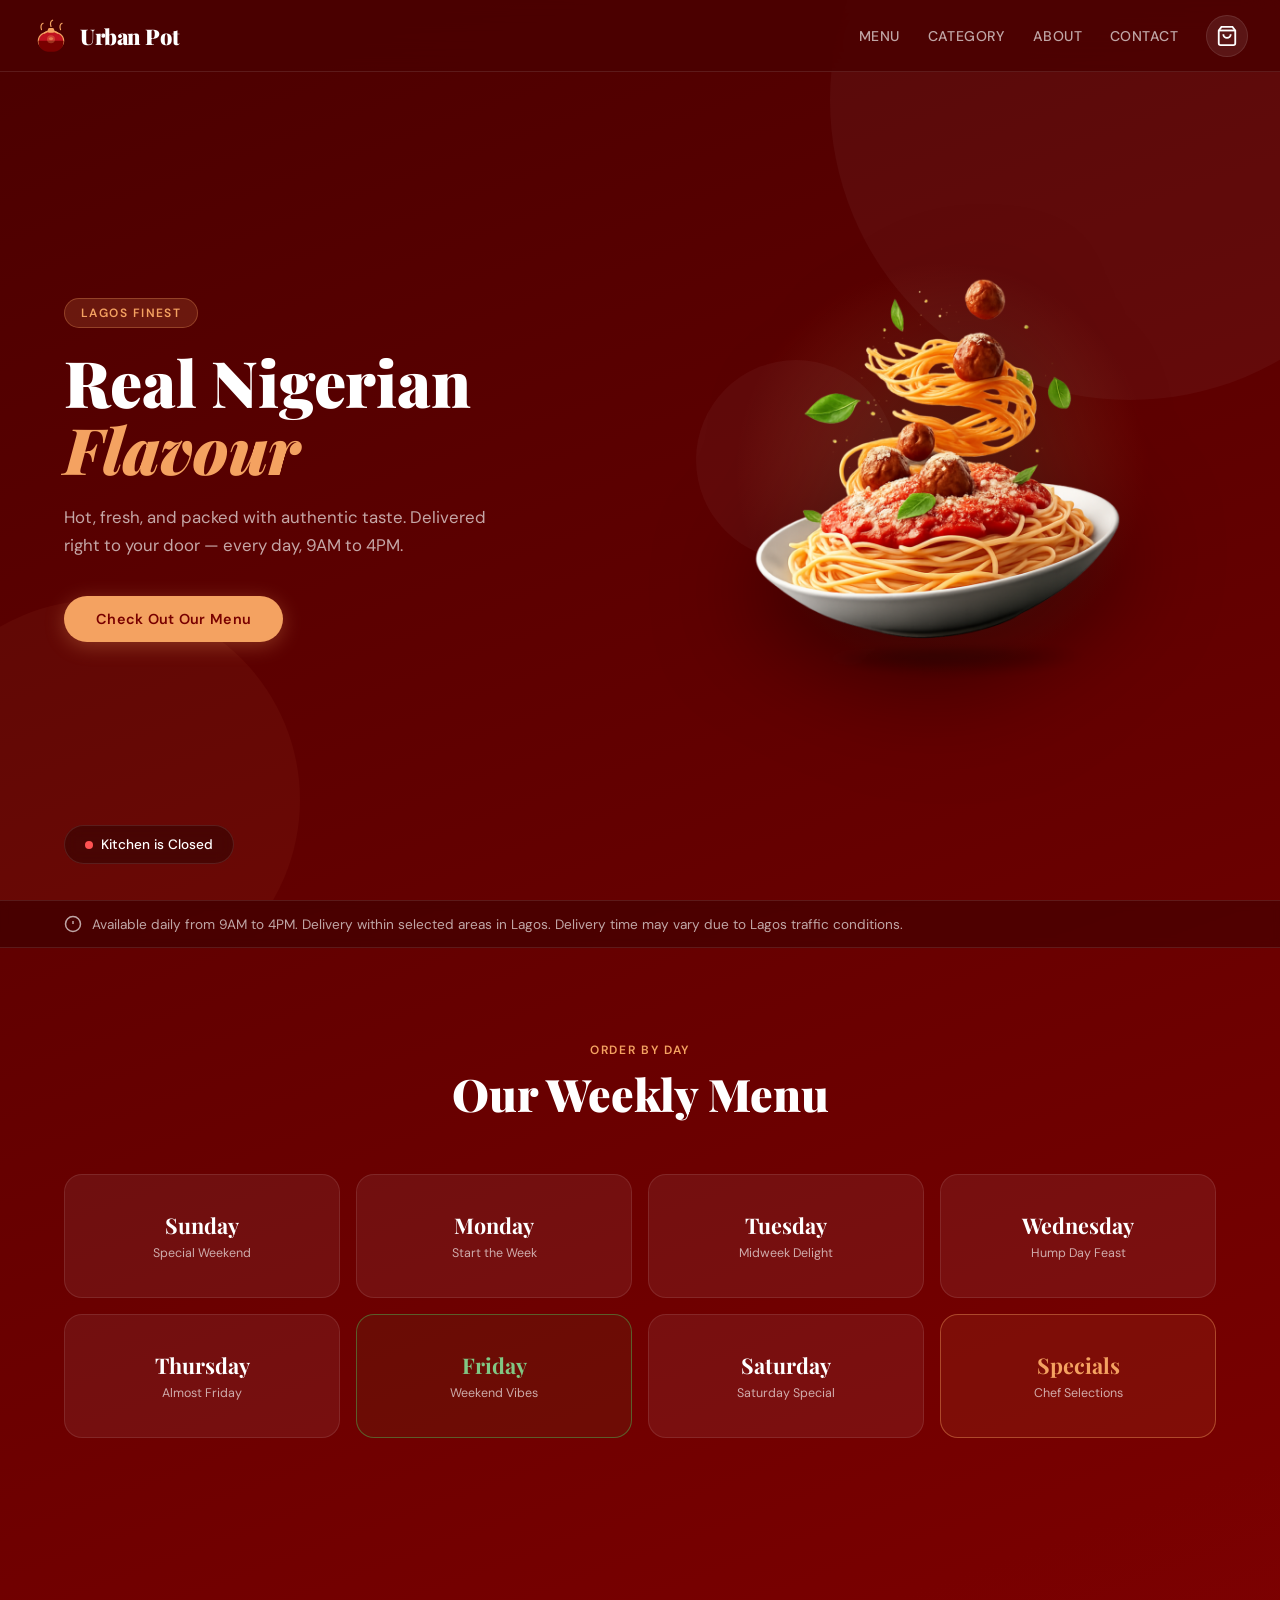
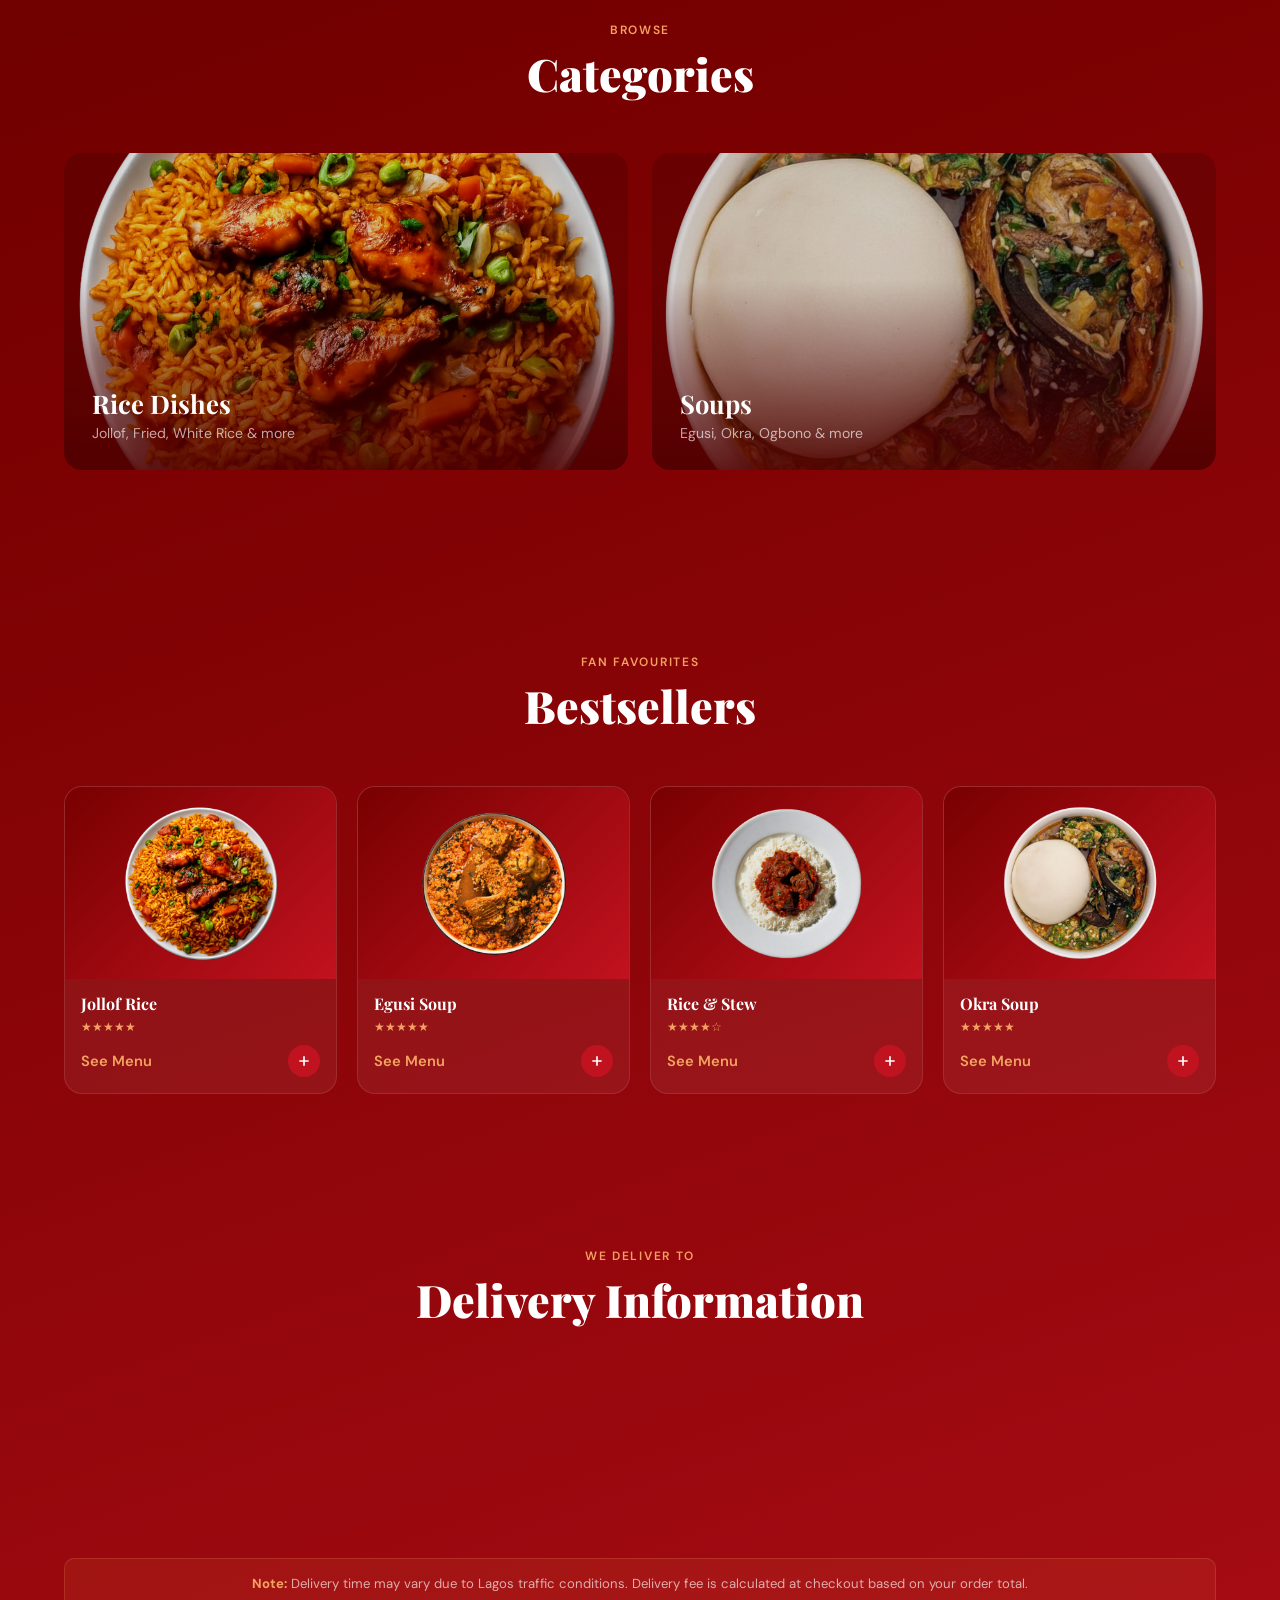
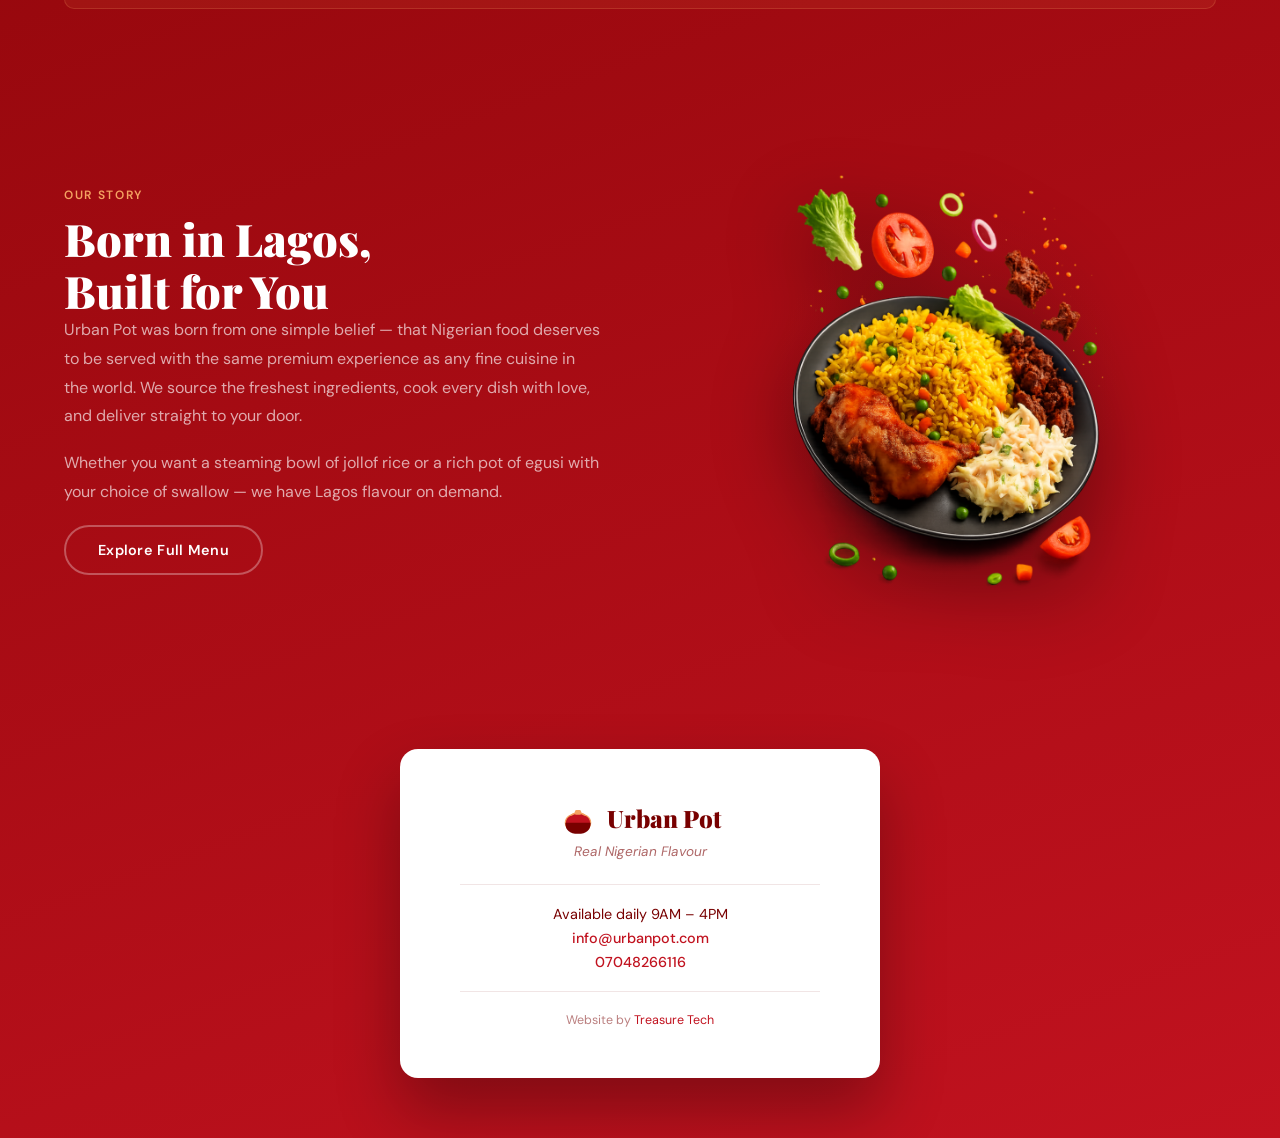
<file: index.html>
<!DOCTYPE html>
<html lang="en">
<head>
  <meta charset="UTF-8"/>
  <meta name="viewport" content="width=device-width,initial-scale=1.0"/>
  <title>Urban Pot — Real Nigerian Flavour</title>
  <link rel="stylesheet" href="style.css"/>
  <link rel="preconnect" href="https://fonts.googleapis.com"/>
  <link rel="preconnect" href="https://fonts.gstatic.com" crossorigin/>
  <link href="https://fonts.googleapis.com/css2?family=Playfair+Display:ital,wght@0,700;0,900;1,700&family=DM+Sans:wght@300;400;500;600&display=swap" rel="stylesheet"/>
</head>
<body>

<!-- NAVBAR -->
<nav class="navbar" id="navbar">
  <a href="index.html" class="logo">
    <svg class="logo-icon" viewBox="0 0 48 48" fill="none">
      <ellipse cx="24" cy="30" rx="16" ry="12" fill="#C1121F" stroke="#F4A261" stroke-width="1.5"/>
      <path d="M8 30 Q8 44 24 44 Q40 44 40 30" fill="#780000"/>
      <rect x="20" y="14" width="8" height="6" rx="2" fill="#F4A261"/>
      <path d="M16 20 Q24 14 32 20" stroke="#F4A261" stroke-width="2" fill="none" stroke-linecap="round"/>
      <circle cx="24" cy="28" r="5" fill="#F4A261" opacity="0.3"/>
      <path d="M21 27 Q24 24 27 27 Q24 32 21 27Z" fill="#F4A261" opacity="0.6"/>
      <path d="M12 16 Q10 10 14 8" stroke="#F4A261" stroke-width="1.5" fill="none" stroke-linecap="round"/>
      <path d="M24 12 Q22 6 26 4" stroke="#F4A261" stroke-width="1.5" fill="none" stroke-linecap="round"/>
      <path d="M36 16 Q34 10 38 8" stroke="#F4A261" stroke-width="1.5" fill="none" stroke-linecap="round"/>
    </svg>
    <span class="logo-text">Urban Pot</span>
  </a>
  <button class="nav-toggle" id="navToggle" aria-label="Toggle menu" aria-expanded="false">
    <span></span><span></span><span></span>
  </button>
  <ul class="nav-links" id="navLinks">
    <li><a href="#menu-grid">Menu</a></li>
    <li><a href="#category">Category</a></li>
    <li><a href="#about">About</a></li>
    <li><a href="#footer">Contact</a></li>
    <li>
      <button class="cart-btn" id="cartBtn" aria-label="Open cart">
        <svg width="22" height="22" viewBox="0 0 24 24" fill="none" stroke="currentColor" stroke-width="2">
          <path d="M6 2L3 6v14a2 2 0 002 2h14a2 2 0 002-2V6l-3-4z"/>
          <line x1="3" y1="6" x2="21" y2="6"/>
          <path d="M16 10a4 4 0 01-8 0"/>
        </svg>
        <span class="cart-count" id="cartCount">0</span>
      </button>
    </li>
  </ul>
</nav>

<!-- HERO -->
<section class="hero" id="home">
  <div class="hero-bg-circles">
    <div class="circle c1"></div><div class="circle c2"></div><div class="circle c3"></div>
  </div>
  <div class="hero-content">
    <div class="hero-text">
      <div class="hero-badge">Lagos Finest</div>
      <h1 class="hero-title">Real Nigerian<br/><em>Flavour</em></h1>
      <p class="hero-desc">Hot, fresh, and packed with authentic taste. Delivered right to your door — every day, 9AM to 4PM.</p>
      <a href="#menu-grid" class="btn btn-primary">Check Out Our Menu</a>
    </div>
    <div class="hero-image-wrap">
      <div class="hero-glow"></div>
      <img src="assets/images/hero-bowl.png" alt="Urban Pot Signature Dish" class="hero-img"/>
    </div>
  </div>
  <div class="kitchen-status" id="kitchenStatus">
    <span class="status-dot"></span><span class="status-text">Loading...</span>
  </div>
</section>

<!-- DELIVERY NOTICE -->
<div class="delivery-notice">
  <svg width="18" height="18" viewBox="0 0 24 24" fill="none" stroke="currentColor" stroke-width="2"><circle cx="12" cy="12" r="10"/><line x1="12" y1="8" x2="12" y2="12"/><line x1="12" y1="16" x2="12.01" y2="16"/></svg>
  Available daily from 9AM to 4PM. Delivery within selected areas in Lagos.
  Delivery time may vary due to Lagos traffic conditions.
</div>

<!-- MENU GRID -->
<section class="section" id="menu-grid">
  <div class="section-header">
    <span class="section-label">Order by Day</span>
    <h2 class="section-title">Our Weekly Menu</h2>
  </div>
  <div class="days-grid" id="daysGrid">
    <a href="menu.html?day=sunday"    class="day-card" data-day="sunday">   <span class="day-name">Sunday</span>   <span class="day-sub">Special Weekend</span></a>
    <a href="menu.html?day=monday"    class="day-card" data-day="monday">   <span class="day-name">Monday</span>   <span class="day-sub">Start the Week</span></a>
    <a href="menu.html?day=tuesday"   class="day-card" data-day="tuesday">  <span class="day-name">Tuesday</span>  <span class="day-sub">Midweek Delight</span></a>
    <a href="menu.html?day=wednesday" class="day-card" data-day="wednesday"><span class="day-name">Wednesday</span><span class="day-sub">Hump Day Feast</span></a>
    <a href="menu.html?day=thursday"  class="day-card" data-day="thursday"> <span class="day-name">Thursday</span> <span class="day-sub">Almost Friday</span></a>
    <a href="menu.html?day=friday"    class="day-card" data-day="friday">   <span class="day-name">Friday</span>   <span class="day-sub">Weekend Vibes</span></a>
    <a href="menu.html?day=saturday"  class="day-card" data-day="saturday"> <span class="day-name">Saturday</span> <span class="day-sub">Saturday Special</span></a>
    <a href="menu.html?day=special"   class="day-card day-special" data-day="special"><span class="day-name">Specials</span><span class="day-sub">Chef Selections</span></a>
  </div>
</section>

<!-- CATEGORY -->
<section class="section" id="category">
  <div class="section-header">
    <span class="section-label">Browse</span>
    <h2 class="section-title">Categories</h2>
  </div>
  <div class="category-grid">
    <a href="menu.html?category=rice" class="category-card">
      <img data-src="assets/images/category-rice.png" alt="Rice Dishes" class="category-img lazy" src="[data-uri]"/>
      <div class="category-overlay"><h3>Rice Dishes</h3><p>Jollof, Fried, White Rice &amp; more</p></div>
    </a>
    <a href="menu.html?category=soup" class="category-card">
      <img data-src="assets/images/category-soup.png" alt="Soups" class="category-img lazy" src="[data-uri]"/>
      <div class="category-overlay"><h3>Soups</h3><p>Egusi, Okra, Ogbono &amp; more</p></div>
    </a>
  </div>
</section>

<!-- BESTSELLERS — loaded dynamically, deduplicated -->
<section class="section" id="bestsellers">
  <div class="section-header">
    <span class="section-label">Fan Favourites</span>
    <h2 class="section-title">Bestsellers</h2>
  </div>
  <div class="bestsellers-grid" id="bestsellersGrid">
    <!-- Static fallback cards while Supabase loads -->
    <div class="bs-card" onclick="window.location='product.html?name=Jollof Rice'">
      <div class="bs-img-wrap"><img data-src="assets/images/bestseller-jollof.png" alt="Jollof Rice" class="bs-img lazy" src="[data-uri]"/></div>
      <div class="bs-info"><h4>Jollof Rice</h4><div class="bs-stars">&#9733;&#9733;&#9733;&#9733;&#9733;</div><div class="bs-bottom"><span class="bs-price" id="bs-price-jollof">See Menu</span><button class="bs-add" onclick="event.stopPropagation();window.location='product.html?name=Jollof Rice'"><svg width="16" height="16" viewBox="0 0 24 24" fill="none" stroke="currentColor" stroke-width="2.5"><line x1="12" y1="5" x2="12" y2="19"/><line x1="5" y1="12" x2="19" y2="12"/></svg></button></div></div>
    </div>
    <div class="bs-card" onclick="window.location='product.html?name=Egusi Soup'">
      <div class="bs-img-wrap"><img data-src="assets/images/bestseller-egusi.png" alt="Egusi Soup" class="bs-img lazy" src="[data-uri]"/></div>
      <div class="bs-info"><h4>Egusi Soup</h4><div class="bs-stars">&#9733;&#9733;&#9733;&#9733;&#9733;</div><div class="bs-bottom"><span class="bs-price" id="bs-price-egusi">See Menu</span><button class="bs-add" onclick="event.stopPropagation();window.location='product.html?name=Egusi Soup'"><svg width="16" height="16" viewBox="0 0 24 24" fill="none" stroke="currentColor" stroke-width="2.5"><line x1="12" y1="5" x2="12" y2="19"/><line x1="5" y1="12" x2="19" y2="12"/></svg></button></div></div>
    </div>
    <div class="bs-card" onclick="window.location='product.html?name=Rice and Stew'">
      <div class="bs-img-wrap"><img data-src="assets/images/bestseller-rice-stew.png" alt="Rice and Stew" class="bs-img lazy" src="[data-uri]"/></div>
      <div class="bs-info"><h4>Rice &amp; Stew</h4><div class="bs-stars">&#9733;&#9733;&#9733;&#9733;&#9734;</div><div class="bs-bottom"><span class="bs-price" id="bs-price-stew">See Menu</span><button class="bs-add" onclick="event.stopPropagation();window.location='product.html?name=Rice and Stew'"><svg width="16" height="16" viewBox="0 0 24 24" fill="none" stroke="currentColor" stroke-width="2.5"><line x1="12" y1="5" x2="12" y2="19"/><line x1="5" y1="12" x2="19" y2="12"/></svg></button></div></div>
    </div>
    <div class="bs-card" onclick="window.location='product.html?name=Okra Soup'">
      <div class="bs-img-wrap"><img data-src="assets/images/bestseller-okra.png" alt="Okra Soup" class="bs-img lazy" src="[data-uri]"/></div>
      <div class="bs-info"><h4>Okra Soup</h4><div class="bs-stars">&#9733;&#9733;&#9733;&#9733;&#9733;</div><div class="bs-bottom"><span class="bs-price" id="bs-price-okra">See Menu</span><button class="bs-add" onclick="event.stopPropagation();window.location='product.html?name=Okra Soup'"><svg width="16" height="16" viewBox="0 0 24 24" fill="none" stroke="currentColor" stroke-width="2.5"><line x1="12" y1="5" x2="12" y2="19"/><line x1="5" y1="12" x2="19" y2="12"/></svg></button></div></div>
    </div>
  </div>
</section>

<!-- DELIVERY ZONES -->
<section class="delivery-zones" id="delivery">
  <div class="section-header">
    <span class="section-label">We Deliver To</span>
    <h2 class="section-title">Delivery Information</h2>
  </div>
  <div class="dz-grid">
    <div class="dz-zone dz-fast">
      <div class="dz-badge"><span class="dz-dot"></span> Fast Delivery</div>
      <div class="dz-time">30 – 45 Minutes</div>
      <div class="dz-areas">Victoria Island, Ikoyi, Lekki Phase 1, Oniru, Yaba, Surulere, Ebute Metta, Maryland</div>
    </div>
    <div class="dz-zone dz-std">
      <div class="dz-badge"><span class="dz-dot"></span> Standard Delivery</div>
      <div class="dz-time">45 – 90 Minutes</div>
      <div class="dz-areas">Ikeja, Ojota, Ketu, Ogudu, Magodo</div>
    </div>
    <div class="dz-zone dz-ext">
      <div class="dz-badge"><span class="dz-dot"></span> Extended Area</div>
      <div class="dz-time">May take longer</div>
      <div class="dz-areas">Ajah, Ikorodu, Alimosho, Ayobo</div>
    </div>
  </div>
  <div class="dz-note">
    <strong>Note:</strong> Delivery time may vary due to Lagos traffic conditions.
    Delivery fee is calculated at checkout based on your order total.
  </div>
</section>

<!-- ABOUT -->
<section class="section about-section" id="about">
  <div class="about-text">
    <span class="section-label">Our Story</span>
    <h2 class="section-title">Born in Lagos,<br/>Built for You</h2>
    <p>Urban Pot was born from one simple belief — that Nigerian food deserves to be served with the same premium experience as any fine cuisine in the world. We source the freshest ingredients, cook every dish with love, and deliver straight to your door.</p>
    <p>Whether you want a steaming bowl of jollof rice or a rich pot of egusi with your choice of swallow — we have Lagos flavour on demand.</p>
    <a href="menu.html" class="btn btn-outline">Explore Full Menu</a>
  </div>
  <div class="about-image-wrap">
    <div class="about-glow"></div>
    <img data-src="assets/images/about-bowl.png" alt="Urban Pot Food" class="about-img lazy" src="[data-uri]"/>
  </div>
</section>

<!-- FOOTER -->
<footer class="footer" id="footer">
  <div class="footer-box">
    <div class="footer-logo">
      <svg class="logo-icon" viewBox="0 0 48 48" fill="none"><ellipse cx="24" cy="30" rx="16" ry="12" fill="#C1121F" stroke="#F4A261" stroke-width="1.5"/><path d="M8 30 Q8 44 24 44 Q40 44 40 30" fill="#780000"/><rect x="20" y="14" width="8" height="6" rx="2" fill="#F4A261"/><path d="M16 20 Q24 14 32 20" stroke="#F4A261" stroke-width="2" fill="none" stroke-linecap="round"/></svg>
      <strong>Urban Pot</strong>
    </div>
    <p class="footer-tagline">Real Nigerian Flavour</p>
    <div class="footer-divider"></div>
    <div class="footer-info">
      <p>Available daily 9AM – 4PM</p>
      <p><a href="mailto:info@urbanpot.com">info@urbanpot.com</a></p>
      <p><a href="tel:07048266116">07048266116</a></p>
    </div>
    <div class="footer-divider"></div>
    <p class="footer-credit">Website by <a href="mailto:treasuretech005@gmail.com">Treasure Tech</a></p>
  </div>
</footer>

<!-- CART PANEL -->
<div class="cart-overlay" id="cartOverlay"></div>
<aside class="cart-panel" id="cartPanel">
  <div class="cart-header"><h3>Your Order</h3><button class="cart-close" id="cartClose">&times;</button></div>
  <div class="cart-items" id="cartItems"></div>
  <div class="cart-footer" id="cartFooter" style="display:none">
    <div class="cart-summary">
      <div class="summary-row"><span>Subtotal</span><span id="cartSubtotal">&#8358;0</span></div>
      <div class="summary-row"><span>Delivery</span><span id="cartDelivery">&#8358;3,500</span></div>
      <div class="summary-row total"><span>Total</span><span id="cartTotal">&#8358;0</span></div>
    </div>
    <button class="btn btn-primary full-btn" id="checkoutBtn">Proceed to Checkout</button>
  </div>
  <div class="cart-empty" id="cartEmpty">
    <svg width="48" height="48" viewBox="0 0 24 24" fill="none" stroke="currentColor" stroke-width="1.5"><path d="M6 2L3 6v14a2 2 0 002 2h14a2 2 0 002-2V6l-3-4z"/><line x1="3" y1="6" x2="21" y2="6"/><path d="M16 10a4 4 0 01-8 0"/></svg>
    <p>Your cart is empty</p>
  </div>
</aside>

<!-- CHECKOUT MODAL -->
<div class="modal-overlay" id="checkoutOverlay" style="display:none">
  <div class="checkout-modal">
    <button class="modal-close" id="checkoutClose">&times;</button>
    <h3>Complete Your Order</h3>
    <div id="checkoutStep1">
      <div class="order-summary-list" id="orderSummaryList"></div>
      <div class="checkout-totals">
        <div class="summary-row"><span>Subtotal</span><span id="co-subtotal">&#8358;0</span></div>
        <div class="summary-row"><span>Delivery Fee</span><span id="co-delivery">&#8358;3,500</span></div>
        <div class="summary-row total"><span>Total</span><span id="co-total">&#8358;0</span></div>
      </div>
      <div class="customer-fields">
        <input type="text"  id="custName"    placeholder="Your Name"        class="field-input"/>
        <input type="email" id="custEmail"   placeholder="Email Address"    class="field-input"/>
        <input type="tel"   id="custPhone"   placeholder="Phone Number"     class="field-input"/>
        <input type="text"  id="custAddress" placeholder="Delivery Address" class="field-input"/>
      </div>
      <button class="btn btn-primary full-btn" id="payNowBtn">Pay Now</button>
    </div>
    <div id="checkoutSuccess" style="display:none" class="checkout-success">
      <svg width="64" height="64" viewBox="0 0 24 24" fill="none" stroke="#4CAF50" stroke-width="2"><circle cx="12" cy="12" r="10"/><path d="M9 12l2 2 4-4"/></svg>
      <h4>Payment Successful!</h4><p id="payRef"></p>
      <button class="btn btn-primary full-btn" id="whatsappBtn">Confirm via WhatsApp</button>
    </div>
  </div>
</div>

<script src="script.js"></script>
<script>
// Highlight today's day card
document.querySelectorAll('.day-card[data-day]').forEach(card => {
  if (card.dataset.day === getCurrentDay()) card.classList.add('today-card');
});

// Patch bestseller prices from Supabase (deduped, no hardcoding)
(async function(){
  const names = ['Jollof Rice','Egusi Soup','Rice and Stew','Okra Soup'];
  const idMap = { 'Jollof Rice':'bs-price-jollof','Egusi Soup':'bs-price-egusi','Rice and Stew':'bs-price-stew','Okra Soup':'bs-price-okra' };
  try {
    const encoded = names.map(n=>`name.eq.${encodeURIComponent(n)}`).join(',');
    const r = await fetch(
      `${SUPABASE_URL}/rest/v1/foods?or=(${encoded})&select=name,price`,
      { headers:{ 'apikey':SUPABASE_KEY,'Authorization':`Bearer ${SUPABASE_KEY}` }}
    );
    const data = await r.json();
    // 9. Dedup by name
    const unique = dedupeByName(Array.isArray(data)?data:[]);
    unique.forEach(f => {
      const el = document.getElementById(idMap[f.name]);
      if (el && f.price !== null && f.price !== undefined) {
        el.textContent = `From \u20A6${Number(f.price).toLocaleString()}`;
      }
    });
  } catch(e){}
})();
</script>
</body>
</html>
</file>
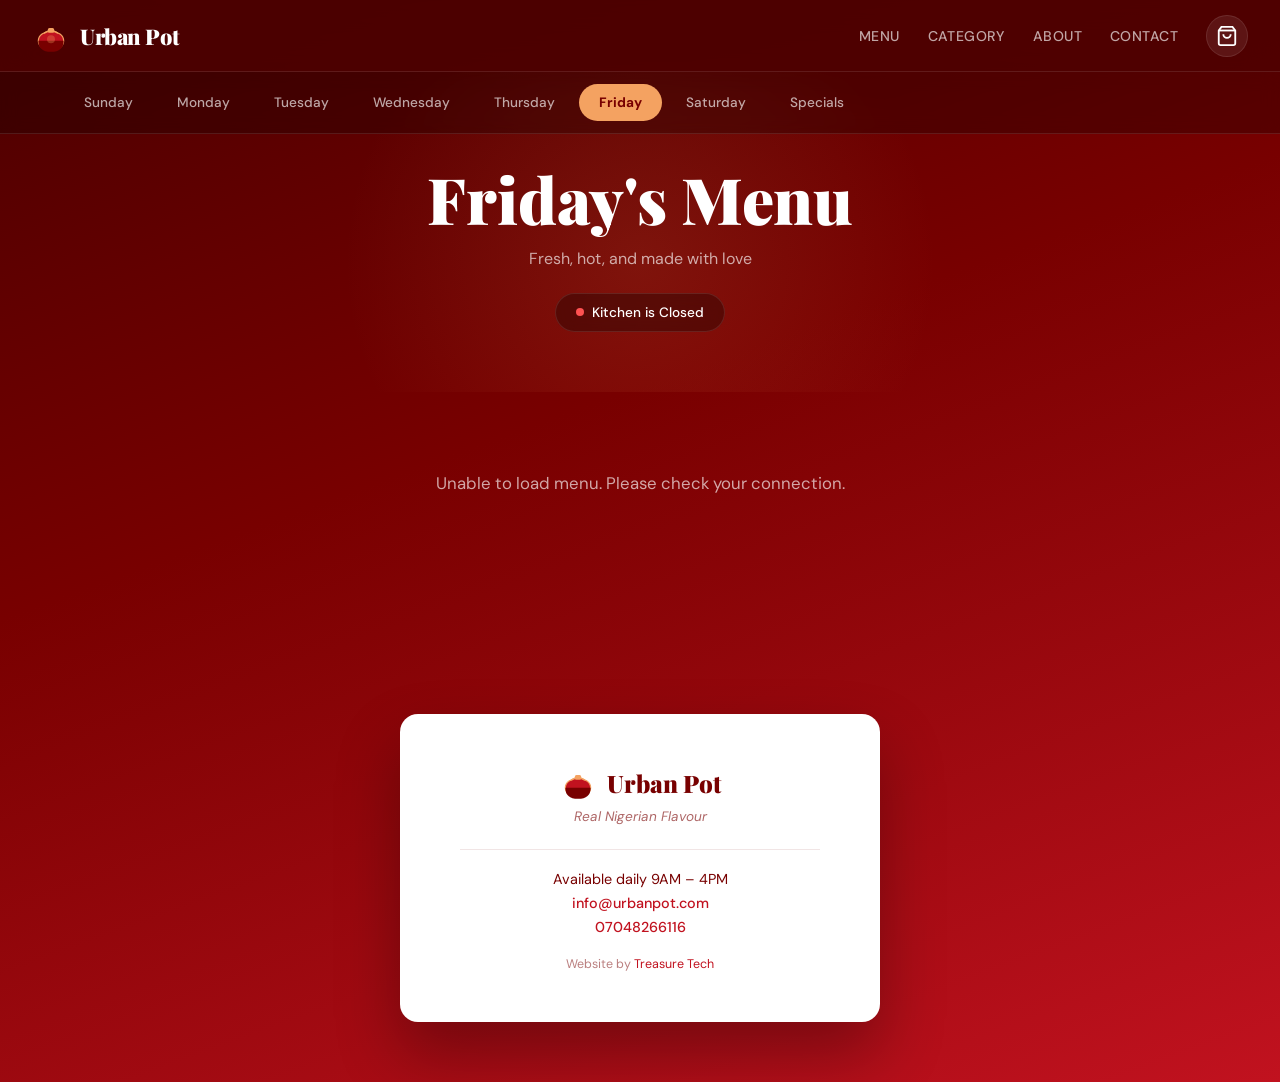
<file: menu.html>
<!DOCTYPE html>
<html lang="en">
<head>
  <meta charset="UTF-8"/>
  <meta name="viewport" content="width=device-width,initial-scale=1.0"/>
  <title>Menu — Urban Pot</title>
  <link rel="stylesheet" href="style.css"/>
  <link rel="preconnect" href="https://fonts.googleapis.com"/>
  <link rel="preconnect" href="https://fonts.gstatic.com" crossorigin/>
  <link href="https://fonts.googleapis.com/css2?family=Playfair+Display:ital,wght@0,700;0,900;1,700&family=DM+Sans:wght@300;400;500;600&display=swap" rel="stylesheet"/>
</head>
<body>

<!-- NAVBAR -->
<nav class="navbar" id="navbar">
  <a href="index.html" class="logo">
    <svg class="logo-icon" viewBox="0 0 48 48" fill="none">
      <ellipse cx="24" cy="30" rx="16" ry="12" fill="#C1121F" stroke="#F4A261" stroke-width="1.5"/>
      <path d="M8 30 Q8 44 24 44 Q40 44 40 30" fill="#780000"/>
      <rect x="20" y="14" width="8" height="6" rx="2" fill="#F4A261"/>
      <path d="M16 20 Q24 14 32 20" stroke="#F4A261" stroke-width="2" fill="none" stroke-linecap="round"/>
      <circle cx="24" cy="28" r="5" fill="#F4A261" opacity="0.3"/>
    </svg>
    <span class="logo-text">Urban Pot</span>
  </a>
  <button class="nav-toggle" id="navToggle" aria-label="Toggle menu" aria-expanded="false">
    <span></span><span></span><span></span>
  </button>
  <ul class="nav-links" id="navLinks">
    <li><a href="index.html#menu-grid">Menu</a></li>
    <li><a href="index.html#category">Category</a></li>
    <li><a href="index.html#about">About</a></li>
    <li><a href="index.html#footer">Contact</a></li>
    <li>
      <button class="cart-btn" id="cartBtn" aria-label="Open cart">
        <svg width="22" height="22" viewBox="0 0 24 24" fill="none" stroke="currentColor" stroke-width="2">
          <path d="M6 2L3 6v14a2 2 0 002 2h14a2 2 0 002-2V6l-3-4z"/>
          <line x1="3" y1="6" x2="21" y2="6"/>
          <path d="M16 10a4 4 0 01-8 0"/>
        </svg>
        <span class="cart-count" id="cartCount">0</span>
      </button>
    </li>
  </ul>
</nav>

<!-- DAY SELECTOR -->
<div class="day-selector-wrap">
  <div class="day-selector" id="daySelector">
    <button class="ds-btn" data-day="sunday">Sunday</button>
    <button class="ds-btn" data-day="monday">Monday</button>
    <button class="ds-btn" data-day="tuesday">Tuesday</button>
    <button class="ds-btn" data-day="wednesday">Wednesday</button>
    <button class="ds-btn" data-day="thursday">Thursday</button>
    <button class="ds-btn" data-day="friday">Friday</button>
    <button class="ds-btn" data-day="saturday">Saturday</button>
    <button class="ds-btn" data-day="special">Specials</button>
  </div>
</div>

<div class="menu-page-header">
  <div class="menu-bg-decoration"></div>
  <h1 class="menu-day-title" id="menuDayTitle">Today's Menu</h1>
  <p class="menu-day-sub" id="menuDaySub">Fresh, hot, and made with love</p>
  <div class="kitchen-status" id="kitchenStatus">
    <span class="status-dot"></span><span class="status-text">Loading...</span>
  </div>
</div>

<section class="menu-list-section">
  <div class="menu-list" id="menuList">
    <div class="menu-loading"><div class="spinner"></div><p>Loading menu...</p></div>
  </div>
</section>

<!-- FOOTER -->
<footer class="footer" id="footer">
  <div class="footer-box">
    <div class="footer-logo">
      <svg class="logo-icon" viewBox="0 0 48 48" fill="none"><ellipse cx="24" cy="30" rx="16" ry="12" fill="#C1121F" stroke="#F4A261" stroke-width="1.5"/><path d="M8 30 Q8 44 24 44 Q40 44 40 30" fill="#780000"/><rect x="20" y="14" width="8" height="6" rx="2" fill="#F4A261"/><path d="M16 20 Q24 14 32 20" stroke="#F4A261" stroke-width="2" fill="none" stroke-linecap="round"/></svg>
      <strong>Urban Pot</strong>
    </div>
    <p class="footer-tagline">Real Nigerian Flavour</p>
    <div class="footer-divider"></div>
    <div class="footer-info">
      <p>Available daily 9AM – 4PM</p>
      <p><a href="mailto:info@urbanpot.com">info@urbanpot.com</a></p>
      <p><a href="tel:07048266116">07048266116</a></p>
    </div>
    <p class="footer-credit">Website by <a href="mailto:treasuretech005@gmail.com">Treasure Tech</a></p>
  </div>
</footer>

<!-- CART PANEL -->
<div class="cart-overlay" id="cartOverlay"></div>
<aside class="cart-panel" id="cartPanel">
  <div class="cart-header"><h3>Your Order</h3><button class="cart-close" id="cartClose">&times;</button></div>
  <div class="cart-items" id="cartItems"></div>
  <div class="cart-footer" id="cartFooter" style="display:none">
    <div class="cart-summary">
      <div class="summary-row"><span>Subtotal</span><span id="cartSubtotal">&#8358;0</span></div>
      <div class="summary-row"><span>Delivery</span><span id="cartDelivery">&#8358;3,500</span></div>
      <div class="summary-row total"><span>Total</span><span id="cartTotal">&#8358;0</span></div>
    </div>
    <button class="btn btn-primary full-btn" id="checkoutBtn">Proceed to Checkout</button>
  </div>
  <div class="cart-empty" id="cartEmpty">
    <svg width="48" height="48" viewBox="0 0 24 24" fill="none" stroke="currentColor" stroke-width="1.5"><path d="M6 2L3 6v14a2 2 0 002 2h14a2 2 0 002-2V6l-3-4z"/><line x1="3" y1="6" x2="21" y2="6"/><path d="M16 10a4 4 0 01-8 0"/></svg>
    <p>Your cart is empty</p>
  </div>
</aside>

<!-- CHECKOUT MODAL -->
<div class="modal-overlay" id="checkoutOverlay" style="display:none">
  <div class="checkout-modal">
    <button class="modal-close" id="checkoutClose">&times;</button>
    <h3>Complete Your Order</h3>
    <div id="checkoutStep1">
      <div class="order-summary-list" id="orderSummaryList"></div>
      <div class="checkout-totals">
        <div class="summary-row"><span>Subtotal</span><span id="co-subtotal">&#8358;0</span></div>
        <div class="summary-row"><span>Delivery Fee</span><span id="co-delivery">&#8358;3,500</span></div>
        <div class="summary-row total"><span>Total</span><span id="co-total">&#8358;0</span></div>
      </div>
      <div class="customer-fields">
        <input type="text"  id="custName"    placeholder="Your Name"        class="field-input"/>
        <input type="email" id="custEmail"   placeholder="Email Address"    class="field-input"/>
        <input type="tel"   id="custPhone"   placeholder="Phone Number"     class="field-input"/>
        <input type="text"  id="custAddress" placeholder="Delivery Address" class="field-input"/>
      </div>
      <button class="btn btn-primary full-btn" id="payNowBtn">Pay Now</button>
    </div>
    <div id="checkoutSuccess" style="display:none" class="checkout-success">
      <svg width="64" height="64" viewBox="0 0 24 24" fill="none" stroke="#4CAF50" stroke-width="2"><circle cx="12" cy="12" r="10"/><path d="M9 12l2 2 4-4"/></svg>
      <h4>Payment Successful!</h4><p id="payRef"></p>
      <button class="btn btn-primary full-btn" id="whatsappBtn">Confirm via WhatsApp</button>
    </div>
  </div>
</div>

<script src="script.js"></script>
<script>
(async function(){
  const params     = new URLSearchParams(window.location.search);
  const isCategory = params.has('category');
  const day        = params.get('category') || params.get('day') || getCurrentDay();
  const todayDay   = getCurrentDay();

  // Highlight today in day selector
  document.querySelectorAll('.ds-btn').forEach(btn => {
    btn.classList.toggle('active', btn.dataset.day === day);
    btn.addEventListener('click', () => window.location.href = `menu.html?day=${btn.dataset.day}`);
  });

  const titleMap = {
    sunday:"Sunday's Menu", monday:"Monday's Menu", tuesday:"Tuesday's Menu",
    wednesday:"Wednesday's Menu", thursday:"Thursday's Menu", friday:"Friday's Menu",
    saturday:"Saturday's Menu", special:"Chef's Specials",
    rice:"Rice Dishes", soup:"Soups"
  };
  document.getElementById('menuDayTitle').textContent = titleMap[day] || "Today's Menu";

  // 7. Can user order? Only today's day (or category/specials are always orderable if kitchen open)
  const isToday   = isCategory || day === 'special' || day === todayDay;
  const canOrder  = isKitchenOpen() && isToday;

  await loadMenuItems(day, isCategory, isToday, canOrder);
})();

async function loadMenuItems(day, isCategory, isToday, canOrder) {
  const list = document.getElementById('menuList');
  try {
    // Build query
    let url = `${SUPABASE_URL}/rest/v1/foods?select=*&available=eq.true&order=name`;
    if (isCategory) {
      // Category browse — never include specials here (they have their own tab)
      url += `&category=eq.${day}`;
    } else if (day === 'special') {
      // Specials: STRICTLY only foods where category = 'special'
      url += `&category=eq.special`;
    } else {
      // Day menu — also exclude specials so they don't appear twice
      url += `&day=eq.${day}`;
    }

    const resp  = await fetch(url, {
      headers:{ 'apikey':SUPABASE_KEY, 'Authorization':`Bearer ${SUPABASE_KEY}` }
    });
    let foods = await resp.json();
    if (!Array.isArray(foods)) foods = [];

    // Deduplicate: by id first (true DB duplicates), then by name (same dish, multiple rows)
    const _seenIds   = new Set();
    const _seenNames = new Set();
    foods = foods.filter(f => {
      if (_seenIds.has(f.id))     return false;
      if (_seenNames.has(f.name)) return false;
      _seenIds.add(f.id);
      _seenNames.add(f.name);
      return true;
    });

    if (!foods.length) {
      list.innerHTML = '<div class="no-items"><p>No items available for this selection. Check back later.</p></div>';
      return;
    }

    // Warning banners — shown above list, FOOD STILL VISIBLE
    let banner = '';
    if (!isToday) {
      banner = `<div class="day-restrict-banner" style="max-width:800px;margin:0 auto 32px">
        This menu is not available today. You can only order today's menu.
        <a href="menu.html?day=${getCurrentDay()}" style="color:var(--gold);font-weight:600;margin-left:6px">View today's menu</a>
      </div>`;
    } else if (!isKitchenOpen()) {
      // 8. Kitchen closed: show food, just note ordering is unavailable
      banner = `<div class="closed-banner" style="max-width:800px;margin:0 auto 32px">
        Orders are only accepted between 9AM and 4PM. You can browse the menu but ordering is currently unavailable.
      </div>`;
    }

    // 4. Price from Supabase only — no fallback number
    list.innerHTML = banner + foods.map((food, i) => {
      const priceDisplay = (food.price !== null && food.price !== undefined)
        ? `From &#8358;${Number(food.price).toLocaleString()}`
        : 'Unavailable';

      return `
        <div class="menu-item ${i%2===1?'reverse':''}" onclick="window.location='product.html?id=${food.id}'">
          <div class="menu-item-img-wrap">
            <div class="menu-item-glow"></div>
            <img data-src="${food.image||''}" alt="${food.name}" class="menu-item-img lazy"
              src="[data-uri]"/>
          </div>
          <div class="menu-item-info">
            <span class="menu-item-category">${food.category||''}</span>
            <h3 class="menu-item-name">${food.name}</h3>
            <p class="menu-item-desc">${food.description||''}</p>
            <div class="menu-item-price">${priceDisplay}</div>
            <a href="product.html?id=${food.id}" class="btn btn-primary" onclick="event.stopPropagation()">View Details</a>
          </div>
        </div>`;
    }).join('');

    initLazyLoad();
  } catch(e) {
    list.innerHTML = '<div class="no-items"><p>Unable to load menu. Please check your connection.</p></div>';
    console.error(e);
  }
}
</script>
</body>
</html>
</file>
<file: style.css>
/* =============================================
   URBAN POT — style.css  v3
   ============================================= */

:root {
  --red:        #C1121F;
  --red-dark:   #780000;
  --red-deeper: #4a0000;
  --gold:       #F4A261;
  --gold-soft:  rgba(244,162,97,0.15);
  --white:      #ffffff;
  --text-muted: rgba(255,255,255,0.65);
  --card-bg:    rgba(255,255,255,0.06);
  --card-border:rgba(255,255,255,0.1);
  --glass:      rgba(255,255,255,0.08);
  --radius:     18px;
  --radius-sm:  10px;
  --transition: all 0.3s cubic-bezier(0.4,0,0.2,1);
  --font-display:'Playfair Display',Georgia,serif;
  --font-body:   'DM Sans',sans-serif;
}

*,*::before,*::after{box-sizing:border-box;margin:0;padding:0}
html{scroll-behavior:smooth}
body{
  font-family:var(--font-body);
  background:linear-gradient(160deg,var(--red-deeper) 0%,var(--red-dark) 40%,var(--red) 100%);
  color:var(--white);min-height:100vh;overflow-x:hidden;
}
h1,h2,h3,h4{font-family:var(--font-display);line-height:1.15}
a{color:inherit;text-decoration:none}
img{display:block;max-width:100%;height:auto}
button{cursor:pointer;border:none;background:none;font-family:var(--font-body)}

/* ─── NAVBAR ─────────────────────────────────── */
.navbar{
  position:fixed;top:0;left:0;right:0;z-index:100;
  display:flex;align-items:center;justify-content:space-between;
  padding:0 32px;height:72px;
  background:rgba(74,0,0,0.85);backdrop-filter:blur(16px);
  border-bottom:1px solid var(--card-border);transition:var(--transition);
}
.navbar.scrolled{height:60px;background:rgba(74,0,0,.97)}
.logo{display:flex;align-items:center;gap:10px}
.logo-icon{width:38px;height:38px;flex-shrink:0}
.logo-text{font-family:var(--font-display);font-size:1.35rem;font-weight:900;color:var(--white);letter-spacing:-.02em}
.nav-links{display:flex;align-items:center;gap:28px;list-style:none}
.nav-links a{font-size:.88rem;font-weight:500;color:var(--text-muted);letter-spacing:.03em;text-transform:uppercase;transition:color .2s}
.nav-links a:hover{color:var(--white)}
.cart-btn{
  position:relative;display:flex;align-items:center;justify-content:center;
  width:42px;height:42px;border-radius:50%;
  background:var(--glass);border:1px solid var(--card-border);color:var(--white);transition:var(--transition);
}
.cart-btn:hover{background:var(--red);transform:scale(1.05)}
.cart-count{
  position:absolute;top:-4px;right:-4px;
  background:var(--gold);color:var(--red-dark);font-size:.68rem;font-weight:700;
  width:18px;height:18px;border-radius:50%;display:none;align-items:center;justify-content:center;
}
.cart-count.visible{display:flex}
.nav-toggle{display:none;flex-direction:column;gap:5px;width:36px;padding:4px}
.nav-toggle span{display:block;height:2px;background:var(--white);border-radius:2px;transition:var(--transition)}

/* ─── HERO ───────────────────────────────────── */
.hero{min-height:100vh;display:flex;flex-direction:column;justify-content:center;padding:120px 5% 80px;position:relative;overflow:hidden}
.hero-bg-circles{position:absolute;inset:0;pointer-events:none;z-index:0}
.circle{position:absolute;border-radius:50%;background:rgba(255,255,255,.04)}
.c1{width:600px;height:600px;top:-200px;right:-150px}
.c2{width:400px;height:400px;bottom:-100px;left:-100px;background:rgba(244,162,97,.05)}
.c3{width:200px;height:200px;top:40%;right:30%}
.hero-content{display:grid;grid-template-columns:1fr 1fr;align-items:center;gap:60px;position:relative;z-index:1;max-width:1200px;margin:0 auto;width:100%}
.hero-badge{display:inline-block;background:var(--gold-soft);border:1px solid rgba(244,162,97,.3);color:var(--gold);font-size:.75rem;font-weight:600;letter-spacing:.12em;text-transform:uppercase;padding:6px 16px;border-radius:100px;margin-bottom:20px}
.hero-title{font-size:clamp(2.8rem,5vw,4.5rem);font-weight:900;color:var(--white);line-height:1.05;margin-bottom:20px}
.hero-title em{font-style:italic;color:var(--gold)}
.hero-desc{font-size:1.05rem;color:var(--text-muted);line-height:1.7;max-width:440px;margin-bottom:36px}
.hero-image-wrap{position:relative;display:flex;align-items:center;justify-content:center}
.hero-glow{position:absolute;width:420px;height:420px;background:radial-gradient(circle,rgba(244,162,97,.25) 0%,transparent 70%);border-radius:50%;pointer-events:none}
.hero-img{width:85%;max-width:480px;height:auto;object-fit:contain;position:relative;z-index:1;filter:drop-shadow(0 30px 50px rgba(0,0,0,.5));animation:float 4s ease-in-out infinite}
@keyframes float{0%,100%{transform:translateY(0)}50%{transform:translateY(-18px)}}
.kitchen-status{display:inline-flex;align-items:center;gap:8px;position:absolute;bottom:36px;left:5%;background:rgba(0,0,0,.3);border:1px solid var(--card-border);padding:10px 20px;border-radius:100px;font-size:.85rem;font-weight:500;backdrop-filter:blur(8px)}
.status-dot{width:8px;height:8px;border-radius:50%;background:#ccc}
.status-dot.open{background:#4CAF50;box-shadow:0 0 8px #4CAF50;animation:pulse 2s infinite}
.status-dot.closed{background:#ff5252}
@keyframes pulse{0%,100%{opacity:1}50%{opacity:.5}}

/* ─── DELIVERY NOTICE (simple bar) ─────────────── */
.delivery-notice{
  display:flex;align-items:center;gap:10px;
  background:rgba(0,0,0,.25);border-top:1px solid var(--card-border);border-bottom:1px solid var(--card-border);
  padding:14px 5%;font-size:.85rem;color:var(--text-muted);backdrop-filter:blur(4px);
}

/* ─── DELIVERY ZONES SECTION ─────────────────── */
.delivery-zones{padding:60px 5%;max-width:1280px;margin:0 auto;width:100%}
.delivery-zones .section-header{margin-bottom:36px}
.dz-grid{display:grid;grid-template-columns:repeat(3,1fr);gap:20px}
.dz-zone{
  border-radius:var(--radius);padding:28px 24px;
  background:var(--card-bg);border:1px solid var(--card-border);
  transition:var(--transition);
}
.dz-zone:hover{transform:translateY(-4px);box-shadow:0 16px 36px rgba(0,0,0,.3)}
.dz-badge{
  display:inline-flex;align-items:center;gap:6px;
  font-size:.72rem;font-weight:700;letter-spacing:.1em;text-transform:uppercase;
  padding:5px 12px;border-radius:100px;margin-bottom:14px;
}
.dz-fast   .dz-badge{background:rgba(76,175,80,.15);color:#81c784;border:1px solid rgba(76,175,80,.3)}
.dz-std    .dz-badge{background:rgba(255,193,7,.12);color:#ffd54f;border:1px solid rgba(255,193,7,.25)}
.dz-ext    .dz-badge{background:rgba(255,87,34,.12);color:#ff8a65;border:1px solid rgba(255,87,34,.25)}
.dz-dot{width:7px;height:7px;border-radius:50%}
.dz-fast .dz-dot{background:#4CAF50}
.dz-std  .dz-dot{background:#FFC107}
.dz-ext  .dz-dot{background:#FF5722}
.dz-time{font-size:1rem;font-weight:700;color:var(--white);font-family:var(--font-display);margin-bottom:10px}
.dz-areas{font-size:.85rem;color:var(--text-muted);line-height:1.7}
.dz-note{
  margin-top:20px;padding:14px 18px;
  background:rgba(244,162,97,.08);border:1px solid rgba(244,162,97,.2);
  border-radius:var(--radius-sm);font-size:.82rem;color:var(--text-muted);line-height:1.6;text-align:center;
}
.dz-note strong{color:var(--gold)}

/* ─── SECTIONS ───────────────────────────────── */
.section{padding:90px 5%;max-width:1280px;margin:0 auto;width:100%}
.section-header{text-align:center;margin-bottom:54px}
.section-label{display:inline-block;font-size:.75rem;font-weight:600;letter-spacing:.14em;text-transform:uppercase;color:var(--gold);margin-bottom:10px}
.section-title{font-size:clamp(2rem,3.5vw,3rem);font-weight:900;color:var(--white)}

/* ─── DAYS GRID ──────────────────────────────── */
.days-grid{display:grid;grid-template-columns:repeat(4,1fr);gap:16px}
.day-card{
  display:flex;flex-direction:column;align-items:center;justify-content:center;text-align:center;
  padding:36px 20px;background:var(--card-bg);border:1px solid var(--card-border);
  border-radius:var(--radius);cursor:pointer;transition:var(--transition);position:relative;overflow:hidden;
}
.day-card::before{content:'';position:absolute;inset:0;background:linear-gradient(135deg,rgba(244,162,97,.1),transparent);opacity:0;transition:opacity .3s}
.day-card:hover::before{opacity:1}
.day-card:hover{transform:translateY(-6px);box-shadow:0 20px 40px rgba(0,0,0,.3);border-color:rgba(244,162,97,.3)}
.day-name{font-family:var(--font-display);font-size:1.35rem;font-weight:700;color:var(--white);display:block;margin-bottom:6px}
.day-sub{font-size:.78rem;color:var(--text-muted);display:block}
.day-special{border-color:rgba(244,162,97,.4);background:rgba(244,162,97,.08)}
.day-special .day-name{color:var(--gold)}

/* today highlight */
.day-card.today-card{border-color:rgba(76,175,80,.5);background:rgba(76,175,80,.07)}
.day-card.today-card .day-name{color:#81c784}

/* ─── CATEGORY ───────────────────────────────── */
.category-grid{display:grid;grid-template-columns:1fr 1fr;gap:24px}
.category-card{position:relative;border-radius:var(--radius);cursor:pointer;aspect-ratio:16/9;transition:var(--transition);overflow:hidden}
.category-card:hover{transform:scale(1.02);box-shadow:0 20px 60px rgba(0,0,0,.4)}
.category-img{width:100%;height:100%;object-fit:cover;transition:transform .4s ease}
.category-card:hover .category-img{transform:scale(1.06)}
.category-overlay{position:absolute;inset:0;background:linear-gradient(to top,rgba(78,0,0,.9) 0%,rgba(0,0,0,.15) 60%);display:flex;flex-direction:column;justify-content:flex-end;padding:28px}
.category-overlay h3{font-size:1.6rem;font-weight:700;color:var(--white);margin-bottom:6px}
.category-overlay p{font-size:.88rem;color:var(--text-muted)}

/* ─── BESTSELLERS ────────────────────────────── */
.bestsellers-grid{display:grid;grid-template-columns:repeat(4,1fr);gap:20px}
.bs-card{background:var(--card-bg);border:1px solid var(--card-border);border-radius:var(--radius);overflow:hidden;cursor:pointer;transition:var(--transition)}
.bs-card:hover{transform:translateY(-8px);box-shadow:0 24px 48px rgba(0,0,0,.35);border-color:rgba(244,162,97,.25)}
.bs-img-wrap{width:100%;padding:16px;background:linear-gradient(135deg,var(--red-dark),var(--red));display:flex;align-items:center;justify-content:center;min-height:180px}
.bs-img{width:100%;max-width:180px;height:160px;object-fit:contain;transition:transform .4s}
.bs-card:hover .bs-img{transform:scale(1.06)}
.bs-info{padding:16px}
.bs-info h4{font-family:var(--font-display);font-size:1rem;font-weight:700;color:var(--white);margin-bottom:6px}
.bs-stars{color:var(--gold);font-size:.75rem;margin-bottom:10px}
.bs-bottom{display:flex;align-items:center;justify-content:space-between}
.bs-price{font-size:.92rem;font-weight:600;color:var(--gold)}
.bs-add{width:32px;height:32px;border-radius:50%;background:var(--red);color:var(--white);display:flex;align-items:center;justify-content:center;transition:var(--transition)}
.bs-add:hover{background:var(--gold);color:var(--red-dark);transform:scale(1.1)}

/* ─── ABOUT ──────────────────────────────────── */
.about-section{display:grid;grid-template-columns:1fr 1fr;gap:80px;align-items:center;max-width:1280px}
.about-text .section-label,.about-text .section-title{text-align:left}
.about-text p{font-size:1rem;color:var(--text-muted);line-height:1.8;margin-bottom:18px}
.about-image-wrap{position:relative;display:flex;align-items:center;justify-content:center}
.about-glow{position:absolute;width:350px;height:350px;background:radial-gradient(circle,rgba(193,18,31,.4),transparent 70%);border-radius:50%;pointer-events:none}
.about-img{width:90%;max-width:440px;height:auto;object-fit:contain;position:relative;z-index:1;filter:drop-shadow(0 24px 40px rgba(0,0,0,.4));animation:float 5s ease-in-out infinite 1s}

/* ─── BUTTONS ────────────────────────────────── */
.btn{display:inline-flex;align-items:center;justify-content:center;gap:8px;font-family:var(--font-body);font-size:.9rem;font-weight:600;padding:14px 32px;border-radius:100px;transition:var(--transition);cursor:pointer;letter-spacing:.02em}
.btn-primary{background:var(--gold);color:var(--red-dark);box-shadow:0 4px 20px rgba(244,162,97,.3)}
.btn-primary:hover{transform:translateY(-2px);box-shadow:0 8px 30px rgba(244,162,97,.5);background:#f5b47a}
.btn-primary:disabled{opacity:.4;cursor:not-allowed;transform:none;box-shadow:none}
.btn-outline{background:transparent;color:var(--white);border:2px solid rgba(255,255,255,.3)}
.btn-outline:hover{border-color:var(--gold);color:var(--gold);transform:translateY(-2px)}
.btn-outline:disabled{opacity:.4;cursor:not-allowed;transform:none}
.full-btn{width:100%}

/* ─── FOOTER ─────────────────────────────────── */
.footer{padding:60px 5%;display:flex;justify-content:center}
.footer-box{background:var(--white);color:var(--red-dark);border-radius:var(--radius);padding:50px 60px;text-align:center;max-width:480px;width:100%;box-shadow:0 32px 64px rgba(0,0,0,.3)}
.footer-logo{display:flex;align-items:center;justify-content:center;gap:10px;margin-bottom:6px}
.footer-logo strong{font-family:var(--font-display);font-size:1.5rem;font-weight:900;color:var(--red-dark)}
.footer-tagline{font-size:.85rem;color:rgba(120,0,0,.6);margin-bottom:24px;font-style:italic}
.footer-divider{height:1px;background:rgba(120,0,0,.1);margin:20px 0}
.footer-info p{font-size:.9rem;color:var(--red-dark);margin-bottom:6px}
.footer-info a{color:var(--red);font-weight:500}
.footer-info a:hover{text-decoration:underline}
.footer-credit{font-size:.78rem;color:rgba(120,0,0,.5);margin-top:20px}
.footer-credit a{color:var(--red)}

/* ─── CART ───────────────────────────────────── */
.cart-overlay{position:fixed;inset:0;z-index:200;background:rgba(0,0,0,.5);opacity:0;pointer-events:none;transition:opacity .3s}
.cart-overlay.active{opacity:1;pointer-events:all}
.cart-panel{position:fixed;top:0;right:0;bottom:0;width:min(420px,100vw);z-index:201;background:linear-gradient(160deg,var(--red-deeper),var(--red-dark));border-left:1px solid var(--card-border);display:flex;flex-direction:column;transform:translateX(100%);transition:transform .35s cubic-bezier(.4,0,.2,1)}
.cart-panel.open{transform:translateX(0)}
.cart-header{display:flex;align-items:center;justify-content:space-between;padding:24px;border-bottom:1px solid var(--card-border)}
.cart-header h3{font-family:var(--font-display);font-size:1.3rem;font-weight:700}
.cart-close{font-size:1.8rem;color:var(--text-muted);width:36px;height:36px;display:flex;align-items:center;justify-content:center;transition:color .2s}
.cart-close:hover{color:var(--white)}
.cart-items{flex:1;overflow-y:auto;padding:16px}
.cart-item{display:flex;gap:12px;background:var(--glass);border:1px solid var(--card-border);border-radius:var(--radius-sm);padding:14px;margin-bottom:12px}
.cart-item-img-wrap{width:64px;height:64px;border-radius:8px;background:var(--red-dark);flex-shrink:0;display:flex;align-items:center;justify-content:center;overflow:hidden}
.cart-item-img{width:100%;height:100%;object-fit:contain}
.cart-item-img-placeholder{width:100%;height:100%;background:var(--glass)}
.cart-item-details{flex:1;min-width:0}
.cart-item-name{font-weight:600;font-size:.92rem;margin-bottom:6px}
.cart-item-meta{display:flex;flex-wrap:wrap;gap:4px;margin-bottom:5px}
.ci-meta-tag{font-size:.72rem;background:var(--glass);border:1px solid var(--card-border);padding:2px 8px;border-radius:100px;color:var(--text-muted);white-space:nowrap}
.cart-item-price{color:var(--gold);font-weight:600;font-size:.9rem}
.cart-item-remove{color:rgba(255,100,100,.7);font-size:1.3rem;line-height:1;transition:color .2s;flex-shrink:0}
.cart-item-remove:hover{color:#ff5252}
.cart-empty{flex:1;display:flex;flex-direction:column;align-items:center;justify-content:center;gap:16px;color:var(--text-muted);padding:40px;text-align:center}
.cart-footer{padding:16px;border-top:1px solid var(--card-border)}
.cart-summary{margin-bottom:16px}
.summary-row{display:flex;justify-content:space-between;align-items:center;padding:6px 0;font-size:.9rem;color:var(--text-muted)}
.summary-row.total{font-size:1.05rem;font-weight:700;color:var(--white);border-top:1px solid var(--card-border);padding-top:12px;margin-top:6px}

/* ─── CHECKOUT ───────────────────────────────── */
.modal-overlay{position:fixed;inset:0;z-index:300;background:rgba(0,0,0,.7);display:flex;align-items:center;justify-content:center;padding:20px}
.checkout-modal{background:linear-gradient(160deg,#3a0000,#5a0000);border:1px solid var(--card-border);border-radius:var(--radius);width:100%;max-width:520px;max-height:90vh;overflow-y:auto;padding:36px;position:relative}
.checkout-modal h3{font-family:var(--font-display);font-size:1.6rem;font-weight:700;margin-bottom:28px}
.modal-close{position:absolute;top:16px;right:20px;font-size:2rem;color:var(--text-muted);transition:color .2s}
.modal-close:hover{color:var(--white)}
.order-summary-list{background:var(--glass);border:1px solid var(--card-border);border-radius:var(--radius-sm);padding:16px;margin-bottom:20px}
.checkout-totals{margin-bottom:24px}
.customer-fields{display:flex;flex-direction:column;gap:12px;margin-bottom:24px}
.field-input{padding:14px 18px;background:var(--glass);border:1px solid var(--card-border);border-radius:var(--radius-sm);color:var(--white);font-family:var(--font-body);font-size:.95rem;transition:border-color .2s}
.field-input::placeholder{color:var(--text-muted)}
.field-input:focus{outline:none;border-color:var(--gold)}
.checkout-success{text-align:center;padding:20px 0;display:flex;flex-direction:column;align-items:center;gap:16px}
.checkout-success h4{font-family:var(--font-display);font-size:1.6rem;font-weight:700;color:#4CAF50}
.checkout-success p{color:var(--text-muted);font-size:.9rem}

/* ─── BANNERS ────────────────────────────────── */
.day-restrict-banner{background:rgba(255,160,0,.12);border:1px solid rgba(255,160,0,.35);border-radius:var(--radius-sm);padding:14px 18px;font-size:.88rem;color:#ffcc60;margin-bottom:24px;line-height:1.5}
.closed-banner{background:rgba(255,82,82,.15);border:1px solid rgba(255,82,82,.3);border-radius:var(--radius-sm);padding:14px 18px;font-size:.88rem;color:#ff8080;margin-bottom:24px}

/* ─── MENU PAGE ──────────────────────────────── */
.day-selector-wrap{padding:0 5%;background:rgba(0,0,0,.25);border-bottom:1px solid var(--card-border);backdrop-filter:blur(8px);position:sticky;top:72px;z-index:50;overflow-x:auto}
.day-selector{display:flex;gap:4px;padding:12px 0;min-width:max-content}
.ds-btn{padding:10px 20px;border-radius:100px;font-size:.85rem;font-weight:500;color:var(--text-muted);transition:var(--transition);white-space:nowrap}
.ds-btn:hover{color:var(--white);background:var(--glass)}
.ds-btn.active{background:var(--gold);color:var(--red-dark);font-weight:700}
.menu-page-header{padding:100px 5% 60px;text-align:center;position:relative;overflow:hidden}
.menu-bg-decoration{position:absolute;top:-100px;left:50%;transform:translateX(-50%);width:600px;height:600px;background:radial-gradient(circle,rgba(244,162,97,.12) 0%,transparent 70%);border-radius:50%;pointer-events:none}
.menu-day-title{font-size:clamp(2.5rem,5vw,4rem);font-weight:900;color:var(--white);position:relative;z-index:1;margin-bottom:12px}
.menu-day-sub{color:var(--text-muted);font-size:1rem;position:relative;z-index:1;margin-bottom:24px}
.menu-page-header .kitchen-status{position:relative;margin:0 auto;bottom:auto;left:auto}
.menu-list-section{padding:0 5% 80px;max-width:1280px;margin:0 auto}
.menu-list{display:flex;flex-direction:column;gap:48px}
.menu-item{display:grid;grid-template-columns:1fr 1fr;gap:60px;align-items:center;cursor:pointer;transition:var(--transition)}
.menu-item:hover{transform:translateY(-4px)}
.menu-item.reverse{direction:rtl}
.menu-item.reverse>*{direction:ltr}
.menu-item-img-wrap{position:relative;border-radius:var(--radius);aspect-ratio:4/3;background:linear-gradient(135deg,var(--red-dark),var(--red));display:flex;align-items:center;justify-content:center;padding:16px}
.menu-item-glow{position:absolute;inset:0;border-radius:var(--radius);background:radial-gradient(circle at center,rgba(244,162,97,.18),transparent 70%);pointer-events:none}
.menu-item-img{width:100%;height:100%;object-fit:contain;position:relative;z-index:1;transition:transform .4s;filter:drop-shadow(0 12px 24px rgba(0,0,0,.4))}
.menu-item:hover .menu-item-img{transform:scale(1.05)}
.menu-item-info{padding:20px 0}
.menu-item-category{display:inline-block;font-size:.72rem;font-weight:600;letter-spacing:.12em;text-transform:uppercase;color:var(--gold);margin-bottom:12px}
.menu-item-name{font-size:clamp(1.6rem,3vw,2.2rem);font-weight:700;color:var(--white);margin-bottom:14px}
.menu-item-desc{font-size:.95rem;color:var(--text-muted);line-height:1.7;margin-bottom:20px}
.menu-item-price{font-size:1.2rem;font-weight:700;color:var(--gold);margin-bottom:24px}
.menu-loading{text-align:center;padding:80px 0;color:var(--text-muted);display:flex;flex-direction:column;align-items:center;gap:20px}
.no-items{text-align:center;padding:80px 0;color:var(--text-muted);font-size:1.05rem}
.spinner{width:40px;height:40px;border:3px solid rgba(255,255,255,.15);border-top-color:var(--gold);border-radius:50%;animation:spin .8s linear infinite}
@keyframes spin{to{transform:rotate(360deg)}}

/* ─── PRODUCT PAGE ───────────────────────────── */
.breadcrumb{display:flex;align-items:center;gap:8px;padding:90px 5% 0;font-size:.85rem;color:var(--text-muted);max-width:1280px;margin:0 auto;width:100%}
.breadcrumb a:hover{color:var(--gold)}
.breadcrumb span{color:var(--white)}
.product-section{padding:40px 5% 80px;max-width:1280px;margin:0 auto;width:100%}
.product-inner{display:grid;grid-template-columns:1fr 1fr;gap:80px;align-items:start}
.product-img-col{position:sticky;top:100px}
.product-img-wrap{position:relative;border-radius:var(--radius);background:linear-gradient(135deg,var(--red-dark),var(--red));padding:32px;display:flex;align-items:center;justify-content:center;min-height:360px}
.product-glow{position:absolute;inset:0;border-radius:var(--radius);background:radial-gradient(circle at center,rgba(244,162,97,.22),transparent 70%);pointer-events:none}
.product-img{width:80%;max-width:340px;height:auto;object-fit:contain;position:relative;z-index:1;filter:drop-shadow(0 24px 40px rgba(0,0,0,.5));animation:float 4s ease-in-out infinite}
.product-category-tag{display:inline-block;background:var(--gold-soft);border:1px solid rgba(244,162,97,.3);color:var(--gold);font-size:.72rem;font-weight:700;letter-spacing:.12em;text-transform:uppercase;padding:5px 14px;border-radius:100px;margin-bottom:16px}
.product-name{font-size:clamp(2rem,3.5vw,3rem);font-weight:900;color:var(--white);margin-bottom:16px}
.product-desc{font-size:1rem;color:var(--text-muted);line-height:1.7;margin-bottom:20px}
.product-base-price{font-size:1.1rem;color:var(--gold);font-weight:600;margin-bottom:8px}

/* options */
.options-section{display:flex;flex-direction:column;gap:28px}
.option-group{display:flex;flex-direction:column;gap:12px}
.option-label{font-size:.85rem;font-weight:600;letter-spacing:.06em;text-transform:uppercase;color:var(--text-muted)}
.option-note{font-size:.78rem;text-transform:none;letter-spacing:0;color:var(--gold);opacity:.8}
.liter-selector{display:flex;flex-wrap:wrap;gap:10px}
.liter-btn{padding:10px 20px;border-radius:100px;background:var(--glass);border:1px solid var(--card-border);color:var(--text-muted);font-size:.9rem;font-weight:500;transition:var(--transition)}
.liter-btn:hover{border-color:var(--gold);color:var(--gold)}
.liter-btn.active{background:var(--gold);color:var(--red-dark);border-color:var(--gold);font-weight:700}

/* protein qty */
.protein-qty-grid{display:flex;flex-direction:column;gap:10px}
.protein-qty-row{display:flex;align-items:center;justify-content:space-between;background:var(--glass);border:1px solid var(--card-border);border-radius:var(--radius-sm);padding:12px 16px;transition:border-color .2s}
.protein-qty-row.has-qty{border-color:var(--gold);background:var(--gold-soft)}
.pqr-left{display:flex;flex-direction:column;gap:3px}
.pqr-name{font-size:.92rem;font-weight:600;color:var(--white)}
.pqr-price{font-size:.75rem;color:var(--gold)}
.pqr-ctrl{display:flex;align-items:center;background:rgba(0,0,0,.25);border-radius:100px;overflow:hidden}
.pqr-btn{width:34px;height:34px;font-size:1.1rem;font-weight:700;color:var(--white);transition:background .15s;display:flex;align-items:center;justify-content:center}
.pqr-btn:hover{background:var(--red)}
.pqr-qty{min-width:36px;text-align:center;font-size:.95rem;font-weight:700}

/* swallow */
.swallow-grid{display:flex;flex-wrap:wrap;gap:10px}
.swallow-btn{padding:10px 18px;border-radius:100px;background:var(--glass);border:1px solid var(--card-border);color:var(--text-muted);font-size:.9rem;transition:var(--transition)}
.swallow-btn:hover{border-color:var(--gold);color:var(--gold)}
.swallow-btn.active{background:var(--gold);color:var(--red-dark);font-weight:700}

/* plates */
.quantity-ctrl{display:flex;align-items:center;background:var(--glass);border:1px solid var(--card-border);border-radius:100px;overflow:hidden;width:fit-content}
.qty-btn{width:44px;height:44px;font-size:1.3rem;color:var(--white);transition:background .2s;display:flex;align-items:center;justify-content:center}
.qty-btn:hover{background:var(--red)}
.qty-display{min-width:48px;text-align:center;font-size:1.05rem;font-weight:700}

/* price breakdown */
.price-breakdown{background:var(--glass);border:1px solid var(--card-border);border-radius:var(--radius-sm);padding:16px 20px;display:flex;flex-direction:column;gap:8px}
.pb-row{display:flex;justify-content:space-between;font-size:.9rem;color:var(--text-muted)}
.pb-row.total{font-size:1.1rem;font-weight:700;color:var(--gold);border-top:1px solid var(--card-border);padding-top:10px;margin-top:4px}
.product-actions{display:grid;grid-template-columns:1fr 1fr;gap:14px}
.product-loading,.product-error{min-height:50vh;display:flex;flex-direction:column;align-items:center;justify-content:center;gap:20px;color:var(--text-muted);text-align:center;padding:120px 5% 60px}
.product-error a{color:var(--gold);font-weight:600}

/* lazy */
img.lazy{opacity:0;transition:opacity .5s}
img.lazy.loaded{opacity:1}

/* ─── RESPONSIVE ─────────────────────────────── */
@media(max-width:1024px){
  .bestsellers-grid{grid-template-columns:repeat(2,1fr)}
  .about-section{grid-template-columns:1fr;gap:48px}
  .about-image-wrap{order:-1}
  .dz-grid{grid-template-columns:1fr 1fr}
}
@media(max-width:768px){
  .navbar{padding:0 20px}
  .nav-links{position:fixed;top:72px;left:0;right:0;flex-direction:column;gap:0;background:var(--red-deeper);border-bottom:1px solid var(--card-border);transform:translateY(-110%);opacity:0;transition:transform .32s ease,opacity .32s ease;pointer-events:none;z-index:99}
  .nav-links.open{transform:translateY(0);opacity:1;pointer-events:all}
  .nav-links li{border-bottom:1px solid var(--card-border)}
  .nav-links a{display:block;padding:16px 24px}
  .nav-links li:last-child{padding:16px 24px}
  .nav-toggle{display:flex}
  .hero-content{grid-template-columns:1fr;text-align:center;gap:40px}
  .hero-desc{margin:0 auto 36px}
  .hero-image-wrap{order:-1}
  .hero-img{max-width:280px;margin:0 auto}
  .hero-glow{width:260px;height:260px}
  .kitchen-status{left:50%;transform:translateX(-50%)}
  .days-grid{grid-template-columns:repeat(2,1fr)}
  .category-grid{grid-template-columns:1fr}
  .bestsellers-grid{grid-template-columns:repeat(2,1fr)}
  .dz-grid{grid-template-columns:1fr}
  .menu-item{grid-template-columns:1fr;gap:24px}
  .menu-item.reverse{direction:ltr}
  .product-inner{grid-template-columns:1fr;gap:40px}
  .product-img-col{position:static}
  .product-actions{grid-template-columns:1fr}
  .footer-box{padding:40px 30px}
  .section{padding:60px 5%}
  .checkout-modal{padding:28px 20px}
}
@media(max-width:480px){
  .hero{padding:100px 5% 80px}
  .days-grid{grid-template-columns:1fr 1fr}
  .bestsellers-grid{grid-template-columns:1fr 1fr}
  .liter-btn{padding:9px 15px;font-size:.82rem}
}
</file>
